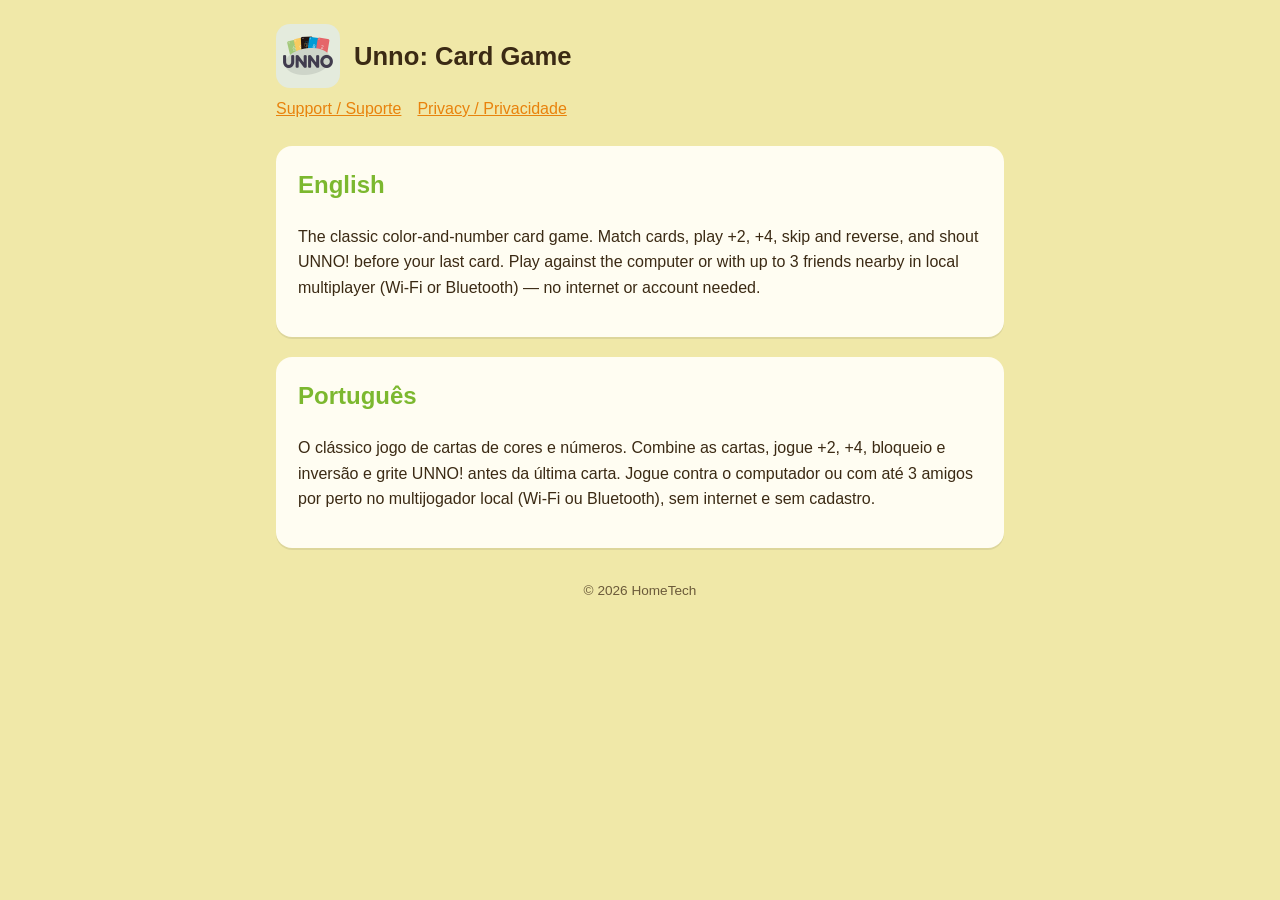
<file: index.html>
<!doctype html>
<html lang="en"><head><meta charset="utf-8"><meta name="viewport" content="width=device-width,initial-scale=1">
<title>Unno: Card Game</title><link rel="icon" href="icon.png"><link rel="stylesheet" href="style.css"></head>
<body><main>
<header><img src="icon.png" alt="Unno"><h1>Unno: Card Game</h1></header>
<nav><a href="support.html">Support / Suporte</a><a href="privacy.html">Privacy / Privacidade</a></nav>
<div class="card"><h2>English</h2>
<p>The classic color-and-number card game. Match cards, play +2, +4, skip and reverse, and shout UNNO! before your last card. Play against the computer or with up to 3 friends nearby in local multiplayer (Wi-Fi or Bluetooth) — no internet or account needed.</p></div>
<div class="card"><h2>Português</h2>
<p>O clássico jogo de cartas de cores e números. Combine as cartas, jogue +2, +4, bloqueio e inversão e grite UNNO! antes da última carta. Jogue contra o computador ou com até 3 amigos por perto no multijogador local (Wi-Fi ou Bluetooth), sem internet e sem cadastro.</p></div>
<footer>© 2026 HomeTech</footer>
</main></body></html>
</file>
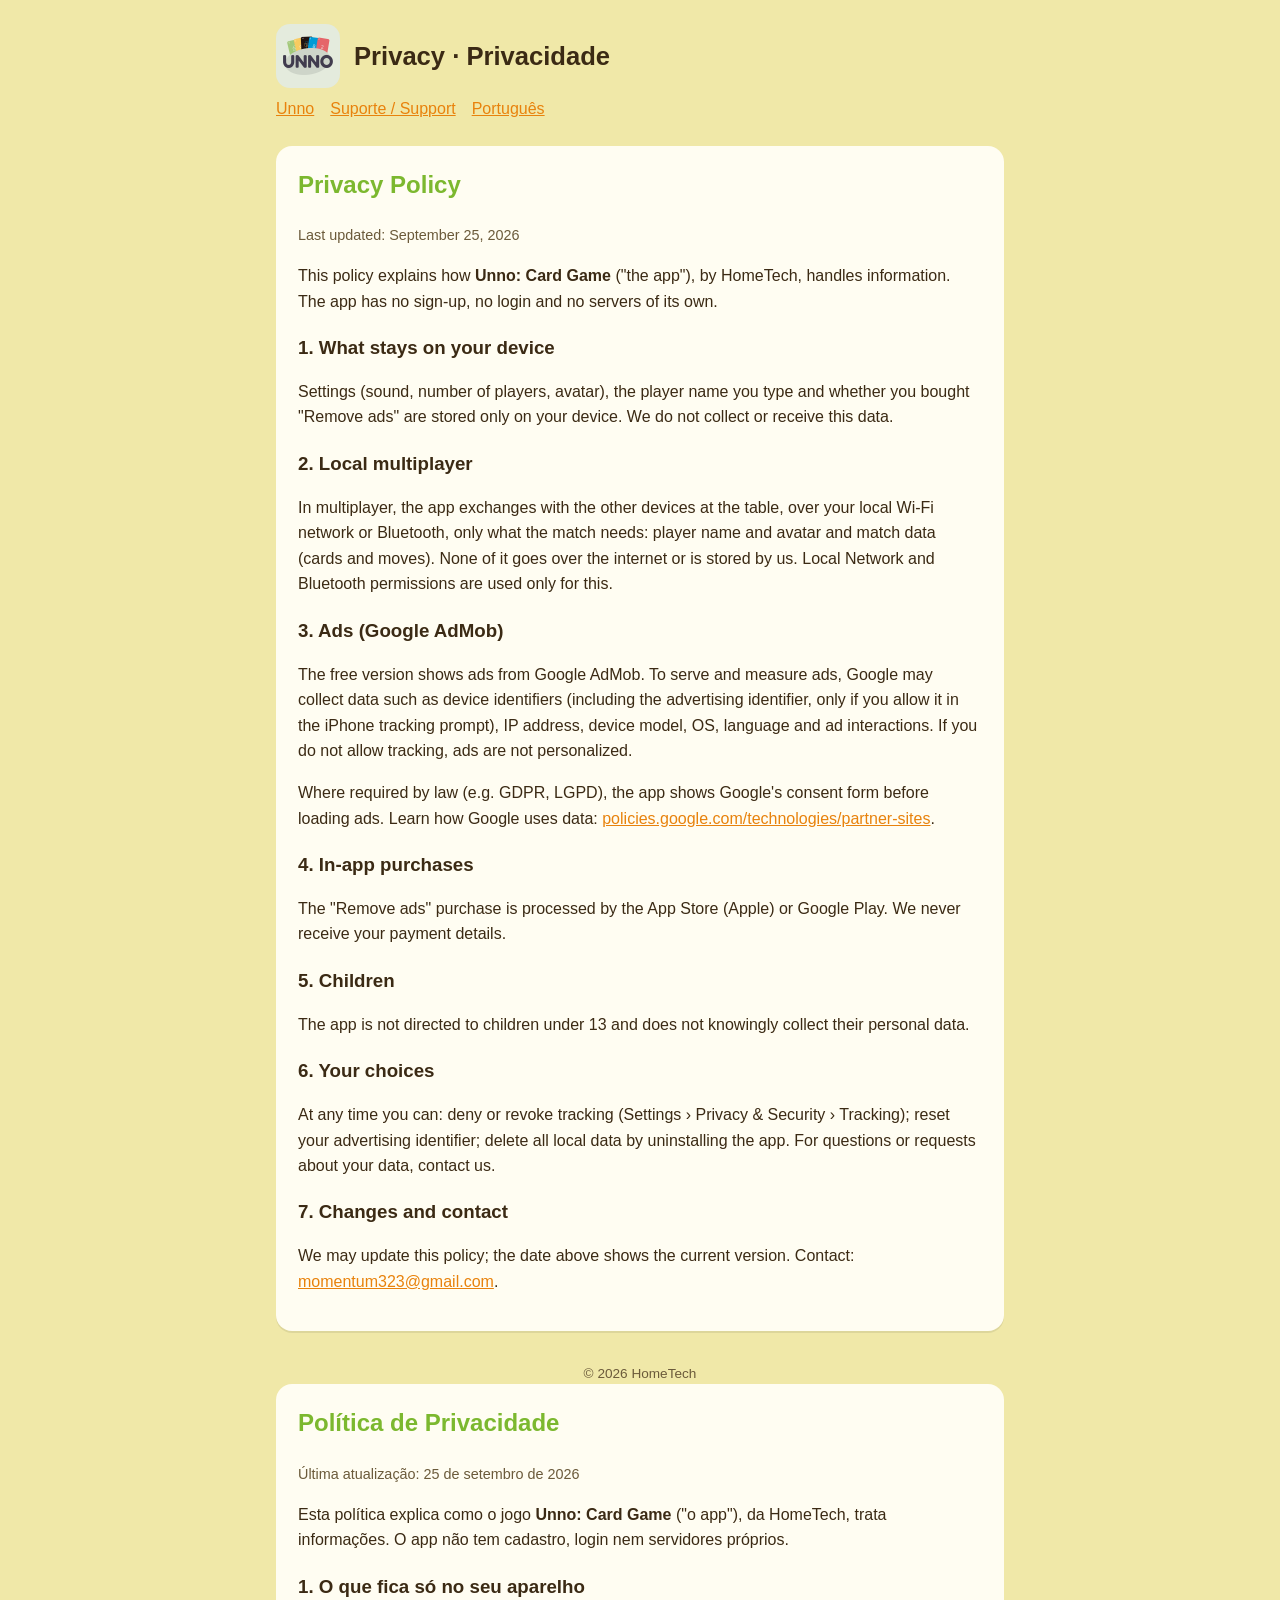
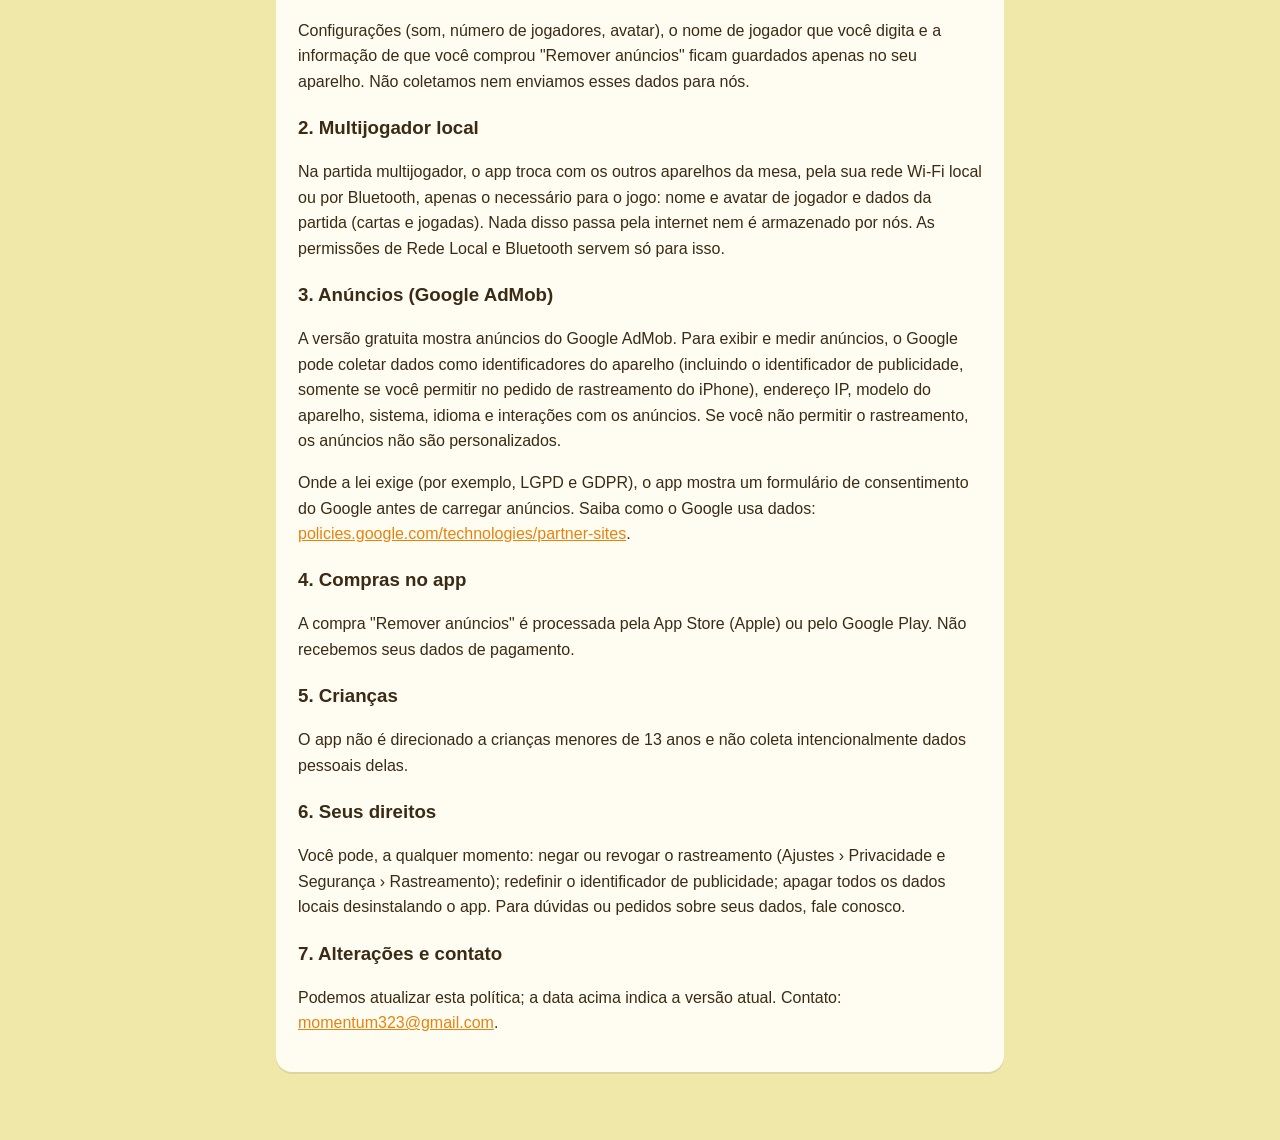
<file: privacy.html>
<!doctype html>
<html lang="en"><head><meta charset="utf-8"><meta name="viewport" content="width=device-width,initial-scale=1">
<title>Unno Privacy</title><link rel="icon" href="icon.png"><link rel="stylesheet" href="style.css"></head>
<body><main>
<header><img src="icon.png" alt="Unno"><h1>Privacy · Privacidade</h1></header>
<nav><a href="index.html">Unno</a><a href="support.html">Suporte / Support</a><a href="#pt">Português</a></nav>

<div class="card"><h2>Privacy Policy</h2>
<p class="muted">Last updated: September 25, 2026</p>
<p>This policy explains how <b>Unno: Card Game</b> ("the app"), by HomeTech, handles information. The app has no sign-up, no login and no servers of its own.</p>

<h3>1. What stays on your device</h3>
<p>Settings (sound, number of players, avatar), the player name you type and whether you bought "Remove ads" are stored only on your device. We do not collect or receive this data.</p>

<h3>2. Local multiplayer</h3>
<p>In multiplayer, the app exchanges with the other devices at the table, over your local Wi-Fi network or Bluetooth, only what the match needs: player name and avatar and match data (cards and moves). None of it goes over the internet or is stored by us. Local Network and Bluetooth permissions are used only for this.</p>

<h3>3. Ads (Google AdMob)</h3>
<p>The free version shows ads from Google AdMob. To serve and measure ads, Google may collect data such as device identifiers (including the advertising identifier, only if you allow it in the iPhone tracking prompt), IP address, device model, OS, language and ad interactions. If you do not allow tracking, ads are not personalized.</p>
<p>Where required by law (e.g. GDPR, LGPD), the app shows Google's consent form before loading ads. Learn how Google uses data: <a href="https://policies.google.com/technologies/partner-sites">policies.google.com/technologies/partner-sites</a>.</p>

<h3>4. In-app purchases</h3>
<p>The "Remove ads" purchase is processed by the App Store (Apple) or Google Play. We never receive your payment details.</p>

<h3>5. Children</h3>
<p>The app is not directed to children under 13 and does not knowingly collect their personal data.</p>

<h3>6. Your choices</h3>
<p>At any time you can: deny or revoke tracking (Settings › Privacy &amp; Security › Tracking); reset your advertising identifier; delete all local data by uninstalling the app. For questions or requests about your data, contact us.</p>

<h3>7. Changes and contact</h3>
<p>We may update this policy; the date above shows the current version. Contact: <a href="mailto:momentum323@gmail.com">momentum323@gmail.com</a>.</p>
</div>
<footer>© 2026 HomeTech</footer>
<div class="card" id="pt"><h2>Política de Privacidade</h2>
<p class="muted">Última atualização: 25 de setembro de 2026</p>
<p>Esta política explica como o jogo <b>Unno: Card Game</b> ("o app"), da HomeTech, trata informações. O app não tem cadastro, login nem servidores próprios.</p>

<h3>1. O que fica só no seu aparelho</h3>
<p>Configurações (som, número de jogadores, avatar), o nome de jogador que você digita e a informação de que você comprou "Remover anúncios" ficam guardados apenas no seu aparelho. Não coletamos nem enviamos esses dados para nós.</p>

<h3>2. Multijogador local</h3>
<p>Na partida multijogador, o app troca com os outros aparelhos da mesa, pela sua rede Wi-Fi local ou por Bluetooth, apenas o necessário para o jogo: nome e avatar de jogador e dados da partida (cartas e jogadas). Nada disso passa pela internet nem é armazenado por nós. As permissões de Rede Local e Bluetooth servem só para isso.</p>

<h3>3. Anúncios (Google AdMob)</h3>
<p>A versão gratuita mostra anúncios do Google AdMob. Para exibir e medir anúncios, o Google pode coletar dados como identificadores do aparelho (incluindo o identificador de publicidade, somente se você permitir no pedido de rastreamento do iPhone), endereço IP, modelo do aparelho, sistema, idioma e interações com os anúncios. Se você não permitir o rastreamento, os anúncios não são personalizados.</p>
<p>Onde a lei exige (por exemplo, LGPD e GDPR), o app mostra um formulário de consentimento do Google antes de carregar anúncios. Saiba como o Google usa dados: <a href="https://policies.google.com/technologies/partner-sites">policies.google.com/technologies/partner-sites</a>.</p>

<h3>4. Compras no app</h3>
<p>A compra "Remover anúncios" é processada pela App Store (Apple) ou pelo Google Play. Não recebemos seus dados de pagamento.</p>

<h3>5. Crianças</h3>
<p>O app não é direcionado a crianças menores de 13 anos e não coleta intencionalmente dados pessoais delas.</p>

<h3>6. Seus direitos</h3>
<p>Você pode, a qualquer momento: negar ou revogar o rastreamento (Ajustes › Privacidade e Segurança › Rastreamento); redefinir o identificador de publicidade; apagar todos os dados locais desinstalando o app. Para dúvidas ou pedidos sobre seus dados, fale conosco.</p>

<h3>7. Alterações e contato</h3>
<p>Podemos atualizar esta política; a data acima indica a versão atual. Contato: <a href="mailto:momentum323@gmail.com">momentum323@gmail.com</a>.</p>
</div>

</main></body></html>
</file>
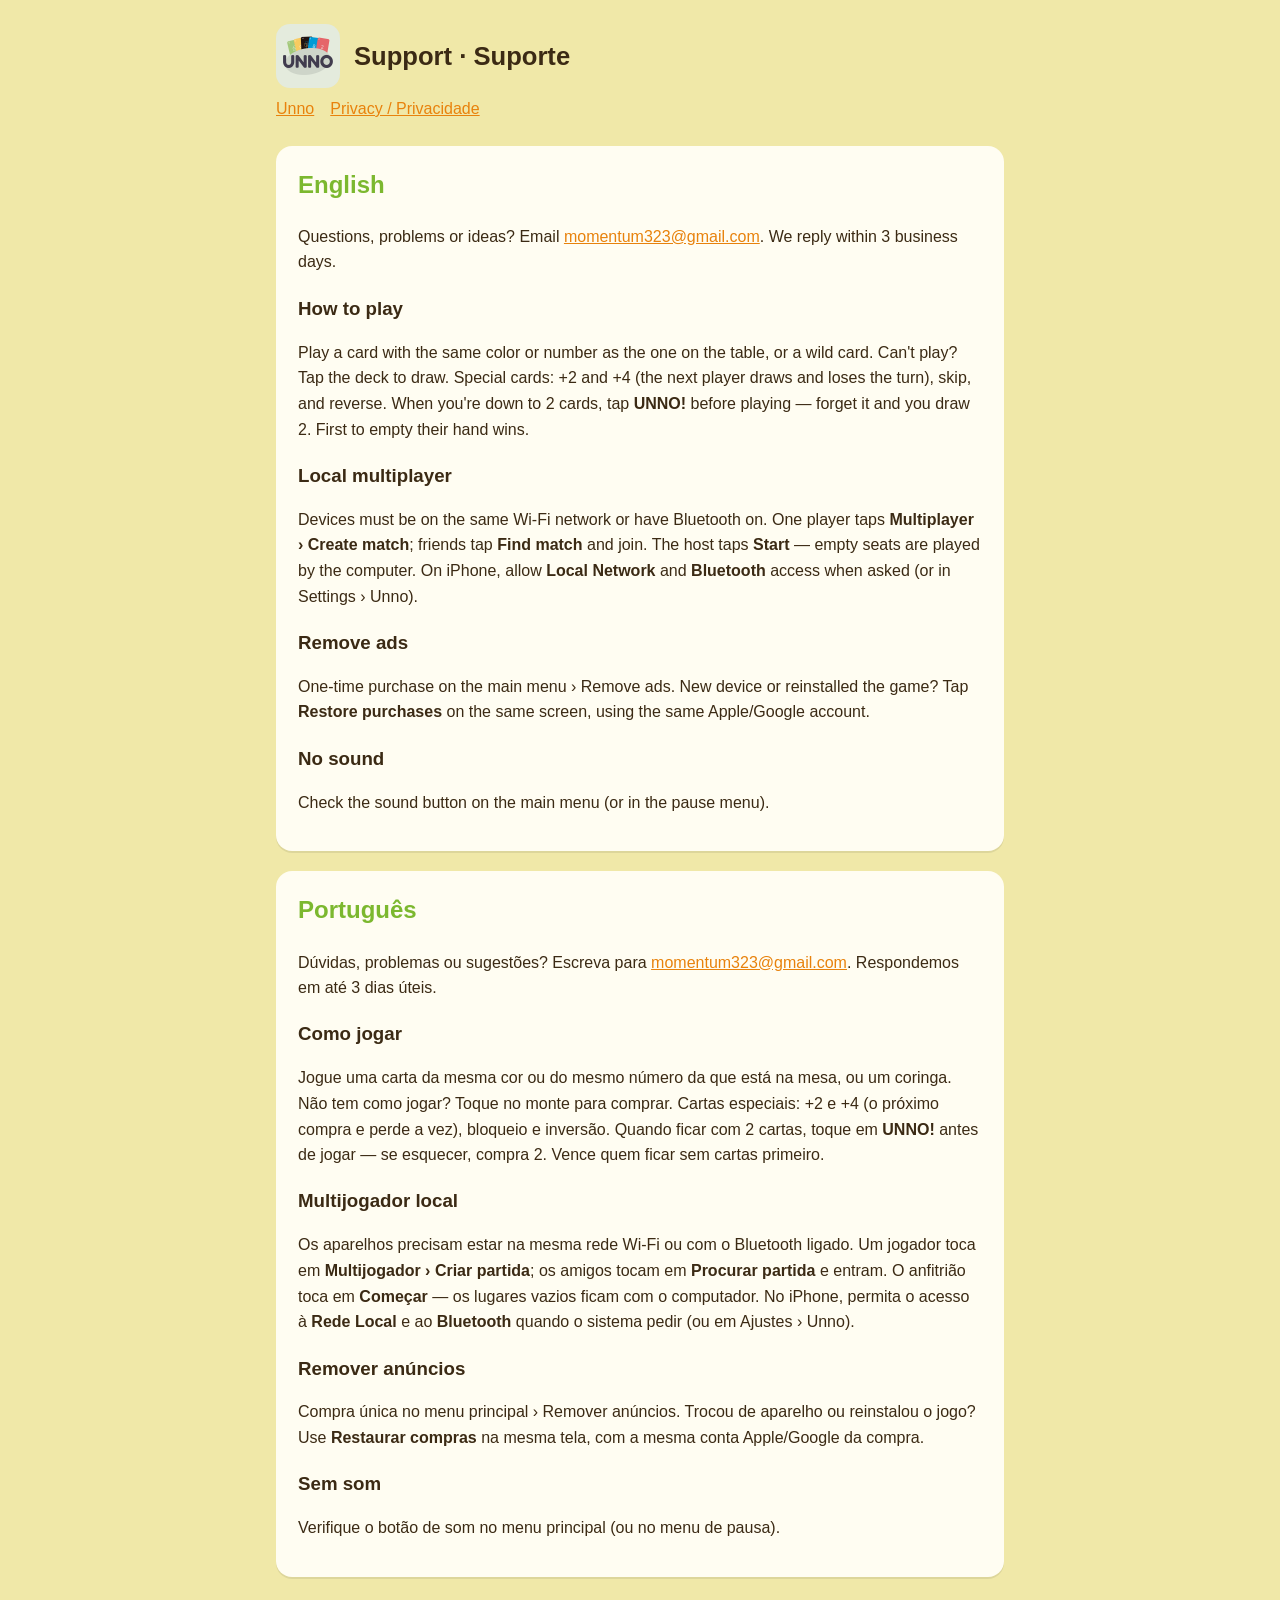
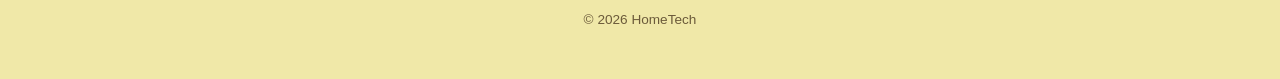
<file: support.html>
<!doctype html>
<html lang="en"><head><meta charset="utf-8"><meta name="viewport" content="width=device-width,initial-scale=1">
<title>Unno Support</title><link rel="icon" href="icon.png"><link rel="stylesheet" href="style.css"></head>
<body><main>
<header><img src="icon.png" alt="Unno"><h1>Support · Suporte</h1></header>
<nav><a href="index.html">Unno</a><a href="privacy.html">Privacy / Privacidade</a></nav>

<div class="card"><h2>English</h2>
<p>Questions, problems or ideas? Email <a href="mailto:momentum323@gmail.com">momentum323@gmail.com</a>. We reply within 3 business days.</p>
<h3>How to play</h3>
<p>Play a card with the same color or number as the one on the table, or a wild card. Can't play? Tap the deck to draw. Special cards: +2 and +4 (the next player draws and loses the turn), skip, and reverse. When you're down to 2 cards, tap <b>UNNO!</b> before playing — forget it and you draw 2. First to empty their hand wins.</p>
<h3>Local multiplayer</h3>
<p>Devices must be on the same Wi-Fi network or have Bluetooth on. One player taps <b>Multiplayer › Create match</b>; friends tap <b>Find match</b> and join. The host taps <b>Start</b> — empty seats are played by the computer. On iPhone, allow <b>Local Network</b> and <b>Bluetooth</b> access when asked (or in Settings › Unno).</p>
<h3>Remove ads</h3>
<p>One-time purchase on the main menu › Remove ads. New device or reinstalled the game? Tap <b>Restore purchases</b> on the same screen, using the same Apple/Google account.</p>
<h3>No sound</h3>
<p>Check the sound button on the main menu (or in the pause menu).</p>
</div>

<div class="card"><h2>Português</h2>
<p>Dúvidas, problemas ou sugestões? Escreva para <a href="mailto:momentum323@gmail.com">momentum323@gmail.com</a>. Respondemos em até 3 dias úteis.</p>
<h3>Como jogar</h3>
<p>Jogue uma carta da mesma cor ou do mesmo número da que está na mesa, ou um coringa. Não tem como jogar? Toque no monte para comprar. Cartas especiais: +2 e +4 (o próximo compra e perde a vez), bloqueio e inversão. Quando ficar com 2 cartas, toque em <b>UNNO!</b> antes de jogar — se esquecer, compra 2. Vence quem ficar sem cartas primeiro.</p>
<h3>Multijogador local</h3>
<p>Os aparelhos precisam estar na mesma rede Wi-Fi ou com o Bluetooth ligado. Um jogador toca em <b>Multijogador › Criar partida</b>; os amigos tocam em <b>Procurar partida</b> e entram. O anfitrião toca em <b>Começar</b> — os lugares vazios ficam com o computador. No iPhone, permita o acesso à <b>Rede Local</b> e ao <b>Bluetooth</b> quando o sistema pedir (ou em Ajustes › Unno).</p>
<h3>Remover anúncios</h3>
<p>Compra única no menu principal › Remover anúncios. Trocou de aparelho ou reinstalou o jogo? Use <b>Restaurar compras</b> na mesma tela, com a mesma conta Apple/Google da compra.</p>
<h3>Sem som</h3>
<p>Verifique o botão de som no menu principal (ou no menu de pausa).</p>
</div>
<footer>© 2026 HomeTech</footer>
</main></body></html>
</file>
<file: style.css>
:root{--bg:#f0e8a8;--card:#fffdf2;--text:#3b2a14;--muted:#6b5a3a;--accent:#e8820c;--green:#7cb82f}
@media (prefers-color-scheme:dark){:root{--bg:#1f2616;--card:#2b331f;--text:#f3ecd2;--muted:#c9c0a0;--accent:#ffa53a;--green:#9bd14c}}
*{box-sizing:border-box}
body{margin:0;background:var(--bg);color:var(--text);font:16px/1.6 -apple-system,BlinkMacSystemFont,"Segoe UI",Roboto,sans-serif}
main{max-width:760px;margin:0 auto;padding:24px 16px 48px}
header{display:flex;align-items:center;gap:14px;margin-bottom:8px}
header img{width:64px;height:64px;border-radius:14px}
header h1{margin:0;font-size:1.6rem}
nav{margin:8px 0 24px;display:flex;gap:16px;flex-wrap:wrap}
a{color:var(--accent)}
.card{background:var(--card);border-radius:16px;padding:20px 22px;margin-bottom:20px;box-shadow:0 2px 0 rgba(0,0,0,.08)}
h2{margin-top:0;color:var(--green)}
h3{margin-bottom:4px}
.muted{color:var(--muted);font-size:.9rem}
footer{text-align:center;color:var(--muted);font-size:.85rem;margin-top:32px}
</file>
